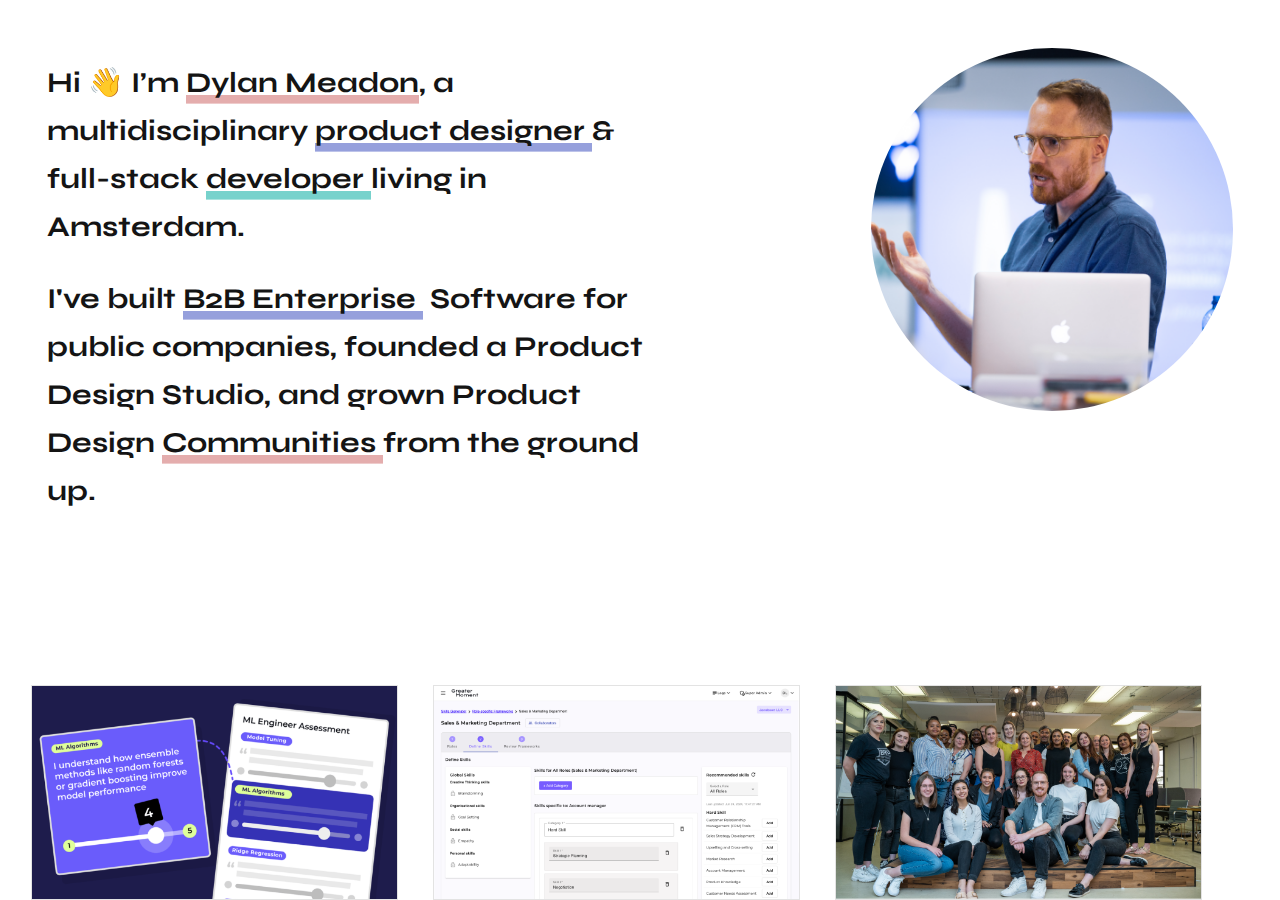
<file: index.html>
<!DOCTYPE html><html><head><meta charset="utf-8"><title>Dylan Meadon - Product Designer & Developer | Amsterdam</title><link href="/favicon.ico" rel="icon" type="image/x-icon"><link href="/apple-touch-icon.png" rel="apple-touch-icon" sizes="180x180"><link href="/favicon-32x32.png" rel="icon" sizes="32x32" type="image/png"><link href="/favicon-16x16.png" rel="icon" sizes="16x16" type="image/png"><style>body {
      background: #ffdecf;
      padding-top: 9999px;
    }</style></head><body><div class="wrapper"><div class="container"><div class="bio__text-container"><h1>Hi 👋 I’m <span class="underline trigger js-pink"><a>Dylan Meadon</a><img alt="Dylan Meadon's Face" src="img/dylan-meadon-illustration.png" width="150" class="media animated face tada" height="210"></span>, a multidisciplinary <span class="underline trigger js-purple"><a href="./design-process.html">product designer</a>&nbsp; <img alt="UX Consultant" src="img/ux2.gif" width="480" class="media ux" height="428"></span>&amp; full-stack <span class="underline trigger js-blue"><a href="https://github.com/dylanmeadon">developer</a>&nbsp; <img alt="Front-End Development" src="img/front-end-development.gif" width="640" class="media" height="432"></span>living in Amsterdam.</h1><h2>I've built <span class="underline js-purple js-bakery"><a href="https://greatermoment.com/?utm_source=dylanmeadon&utm_medium=h1" target="_blank">B2B Enterprise</a>&nbsp;</span> Software for public companies, founded a Product Design Studio, and grown Product Design <span class="underline trigger js-pink"><a href="/community.html">Communities</a>&nbsp; <img alt="Studio" src="img/events.gif" width="480" class="media sic" height="320"> </span>from the ground up.</h2></div><!-- / Bio Text Container --><div class="profile__picture-container"><img alt="Dylan Meadon - Product Designer and Developer" src="img/dylan-meadon.png"></div><div class="clear"></div><div class="content-area mt-l"><div class="col-4"><img alt="Business" src="img/business.png" width="100%"><h5>Business & Product</h5><h3>I co-founded <a href="https://www.greatermoment.com/">Greater Moment</a>, a B2B SaaS solution to help organisations define, measure and grow skills within the company. My role is Head of Design & Engineering.</h3></div><div class="col-4"><img alt="Business" src="img/product.png" width="100%"><h5>Product Design</h5><h3>As Managing Director & Design lead at product design studio Bakery Digital, I was responisible for day-to-day operations & ensuring design projects met the highest standards for our customers.</h3></div><div class="col-4"><img alt="Business" src="img/community.png" width="100%"><h5>Design Communities</h5><h3>Through Bakery Digital, I built up a <a href="./community.html">community of aspiring product designers</a> in South Africa. This community connected professionals, facilitated knowledge sharing, and supported the growth of the design industry.</h3></div></div><div class="content-area"><div class="col-4"><img alt="Business" src="img/engineering.png" width="100%"><h5>Engineering</h5><h3>I have experience in building MEAN Stack applications, including designing and building a compliant enterprise-ready web application leveraging modern APIs like ChatGPT & LangChain. My engineering skills compliment by approach to Product Design. <a href="https://github.com/dylanmeadon">Link to Github</a>.</h3></div><div class="col-4"></div></div><div class="content-area"><div class="col-4"></div><div class="col-4" style="text-align: center;">Copyright @ 2024</div><div class="col-4"></div></div></div><!-- / container --><div class="falling"><div></div><div></div><div></div><div></div><div></div><div></div><div></div><div></div><div></div><div></div><div></div><div></div><div></div><div></div><div></div><div></div><div></div><div></div><div></div><div></div><div></div><div></div><div></div><div></div><div></div><div></div><div></div><div></div></div><!-- / Falling --></div><!-- / Wrapper --><noscript id="deferred-styles"><link href="https://fonts.googleapis.com/css2?family=Syne:wght@400..800&display=swap" rel="stylesheet"><link href="css/style.css" rel="stylesheet"></noscript><script>var loadDeferredStyles = function () {
      var addStylesNode = document.getElementById("deferred-styles");
      var replacement = document.createElement("div");
      replacement.innerHTML = addStylesNode.textContent;
      document.body.appendChild(replacement)
      addStylesNode.parentElement.removeChild(addStylesNode);
    };
    var raf = window.requestAnimationFrame || window.mozRequestAnimationFrame ||
      window.webkitRequestAnimationFrame || window.msRequestAnimationFrame;
    if (raf) raf(function () { window.setTimeout(loadDeferredStyles, 0); });
    else window.addEventListener('load', loadDeferredStyles);</script><script src="js/script.js"></script></body></html>
</file>
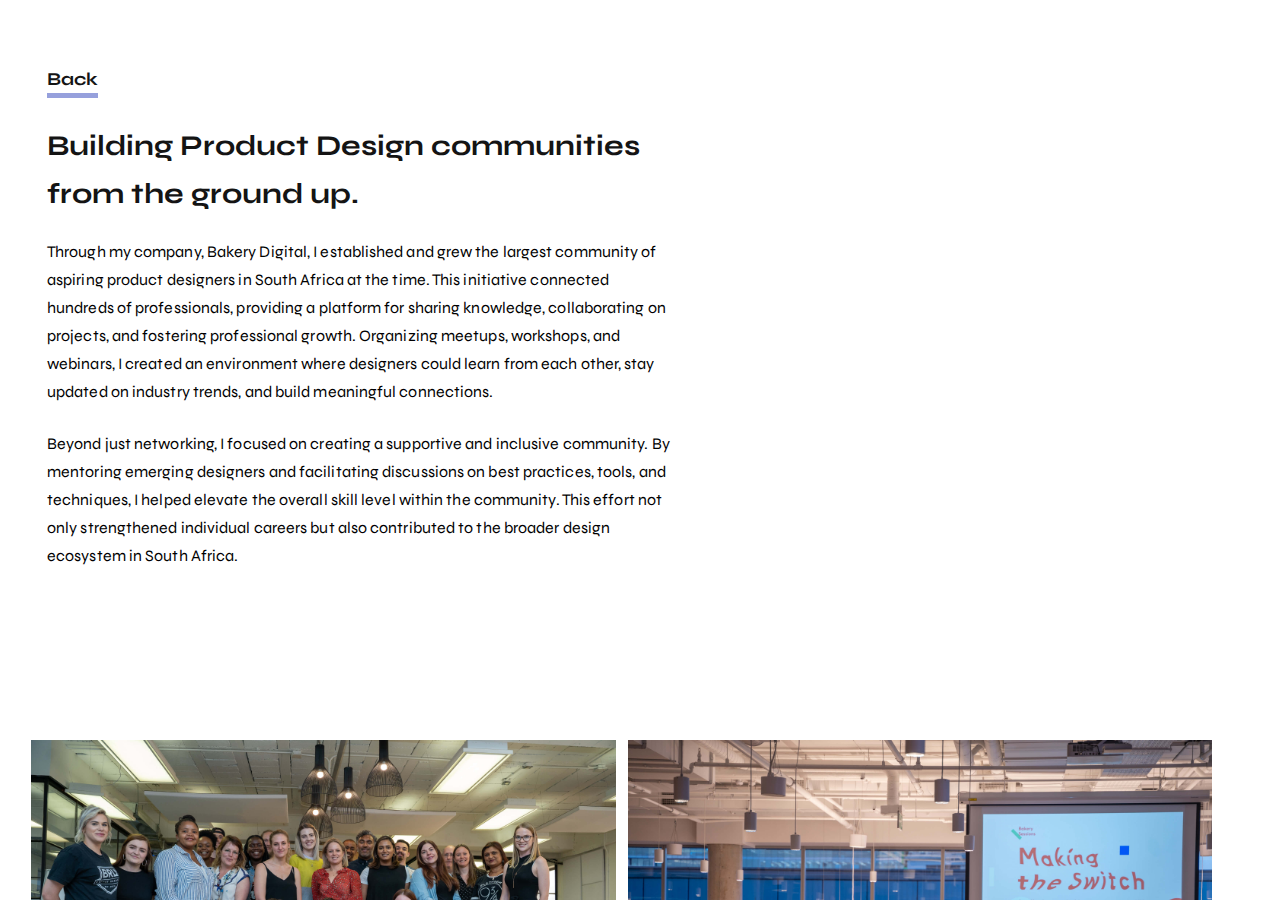
<file: community.html>
<!DOCTYPE html><html><head><meta charset="utf-8"><title>Dylan Meadon - Community</title><link href="/favicon.ico" rel="icon" type="image/x-icon"><link href="/apple-touch-icon.png" rel="apple-touch-icon" sizes="180x180"><link href="/favicon-32x32.png" rel="icon" sizes="32x32" type="image/png"><link href="/favicon-16x16.png" rel="icon" sizes="16x16" type="image/png"><style>body {
      background: #ffdecf;
      padding-top: 9999px;
    }</style></head><body><div class="wrapper"><div class="container"><div class="bio__text-container"><h2 style="font-size: 18px;"><span class="js-purple underline"><a href="./">Back</a></span></h2><h1>Building Product Design communities from the ground up.</h1><h3>Through my company, Bakery Digital, I established and grew the largest community of aspiring product designers in South Africa at the time. This initiative connected hundreds of professionals, providing a platform for sharing knowledge, collaborating on projects, and fostering professional growth. Organizing meetups, workshops, and webinars, I created an environment where designers could learn from each other, stay updated on industry trends, and build meaningful connections.</h3><h3>Beyond just networking, I focused on creating a supportive and inclusive community. By mentoring emerging designers and facilitating discussions on best practices, tools, and techniques, I helped elevate the overall skill level within the community. This effort not only strengthened individual careers but also contributed to the broader design ecosystem in South Africa.</h3></div><!-- / Bio Text Container --><div class="clear"></div><div class="content-area mt-l"><div class="col-6"><img alt="Community" src="img/community/community_12.jpg" width="100%"></div><div class="col-6"><img alt="Community" src="img/community/community_1.jpg" width="100%"></div><div class="col-6"><img alt="Community" src="img/community/community_2.jpg" width="100%"></div><div class="col-6"><img alt="Community" src="img/community/community_3.jpg" width="100%"></div><div class="col-6"><img alt="Community" src="img/community/community_4.jpg" width="100%"></div><div class="col-6"><img alt="Community" src="img/community/community_5.jpg" width="100%"></div><div class="col-6"><img alt="Community" src="img/community/community_6.jpg" width="100%"></div><div class="col-6"><img alt="Community" src="img/community/community_8.jpg" width="100%"></div><div class="col-6"><img alt="Community" src="img/community/community_9.jpg" width="100%"></div><div class="col-6"><img alt="Community" src="img/community/community_10.jpg" width="100%"></div><div class="col-6"><img alt="Community" src="img/community/community_11.jpg" width="100%"></div><div class="col-6"><img alt="Community" src="img/community/community_7.jpg" width="100%"></div></div><div class="content-area"><div class="col-4"></div><div class="col-4" style="text-align: center;">Copyright @ 2024</div><div class="col-4"></div></div></div><!-- / container --></div><!-- / Wrapper --><noscript id="deferred-styles"><link href="https://fonts.googleapis.com/css2?family=Syne:wght@400..800&display=swap" rel="stylesheet"><link href="css/style.css" rel="stylesheet"></noscript><script>var loadDeferredStyles = function () {
      var addStylesNode = document.getElementById("deferred-styles");
      var replacement = document.createElement("div");
      replacement.innerHTML = addStylesNode.textContent;
      document.body.appendChild(replacement)
      addStylesNode.parentElement.removeChild(addStylesNode);
    };
    var raf = window.requestAnimationFrame || window.mozRequestAnimationFrame ||
      window.webkitRequestAnimationFrame || window.msRequestAnimationFrame;
    if (raf) raf(function () { window.setTimeout(loadDeferredStyles, 0); });
    else window.addEventListener('load', loadDeferredStyles);</script><script src="js/script.js"></script></body></html>
</file>
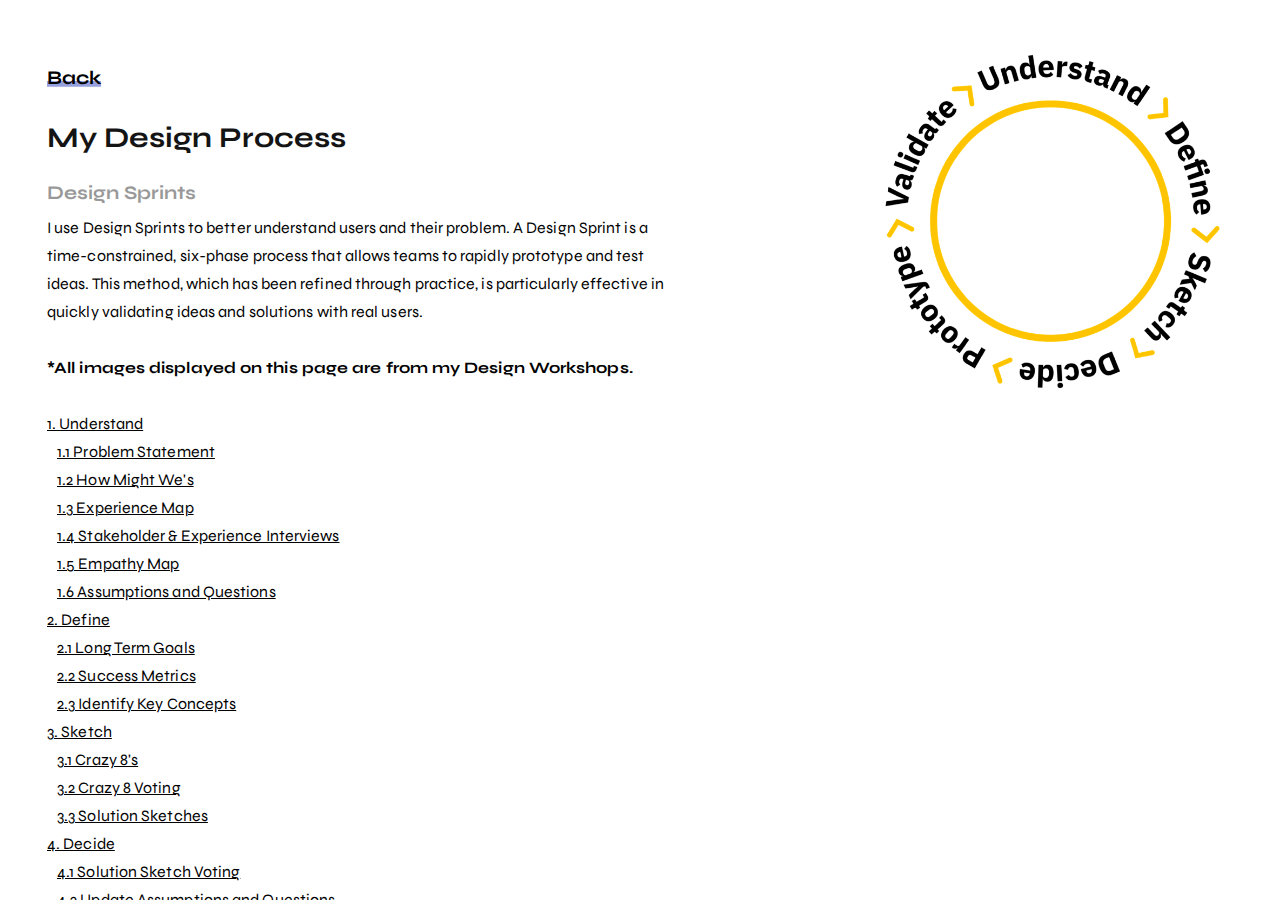
<file: design-process.html>
<!DOCTYPE html><html><head><meta charset="utf-8"><title>Dylan Meadon - Design Process</title><link href="/favicon.ico" rel="icon" type="image/x-icon"><link href="/apple-touch-icon.png" rel="apple-touch-icon" sizes="180x180"><link href="/favicon-32x32.png" rel="icon" sizes="32x32" type="image/png"><link href="/favicon-16x16.png" rel="icon" sizes="16x16" type="image/png"><style>body {
      background: #ffdecf;
      padding-top: 9999px;
    }</style></head><body><div class="wrapper"><div class="container"><div class="bio__text-container"><h4><span class="js-purple underline"><a href="./">Back</a></span></h4><h1>My Design Process</h1><h5>Design Sprints</h5><h3>I use Design Sprints to better understand users and their problem. A Design Sprint is a time-constrained, six-phase process that allows teams to rapidly prototype and test ideas. This method, which has been refined through practice, is particularly effective in quickly validating ideas and solutions with real users.<br><br><strong>*All images displayed on this page are from my Design Workshops.</strong><br><br><a href="#understand">1. Understand</a><br><a href="#understand1" style="padding-left: 10px;">1.1 Problem Statement</a><br><a href="#understand2" style="padding-left: 10px;">1.2 How Might We's</a><br><a href="#understand3" style="padding-left: 10px;">1.3 Experience Map</a><br><a href="#understand4" style="padding-left: 10px;">1.4 Stakeholder & Experience Interviews</a><br><a href="#understand5" style="padding-left: 10px;">1.5 Empathy Map</a><br><a href="#understand6" style="padding-left: 10px;">1.6 Assumptions and Questions</a><br><a href="#define">2. Define</a><br><a href="#define1" style="padding-left: 10px;">2.1 Long Term Goals</a><br><a href="#define2" style="padding-left: 10px;">2.2 Success Metrics</a><br><a href="#define3" style="padding-left: 10px;">2.3 Identify Key Concepts</a><br><a href="#sketch">3. Sketch</a><br><a href="#sketch1" style="padding-left: 10px;">3.1 Crazy 8's</a><br><a href="#sketch2" style="padding-left: 10px;">3.2 Crazy 8 Voting</a><br><a href="#sketch3" style="padding-left: 10px;">3.3 Solution Sketches</a><br><a href="#decide">4. Decide</a><br><a href="#decide1" style="padding-left: 10px;">4.1 Solution Sketch Voting</a><br><a href="#decide2" style="padding-left: 10px;">4.2 Update Assumptions and Questions</a><br><a href="#sketch">5. Prototype</a><br><a href="#sketch1" style="padding-left: 10px;">5.1 Storyboard</a><br><a href="#sketch2" style="padding-left: 10px;">5.2 Wireframes</a><br><a href="#sketch3" style="padding-left: 10px;">5.3 Paper Prototype</a><br><a href="#sketch4" style="padding-left: 10px;">5.4 Clickable Prototype</a><br><a href="#validate">6. Validate</a><br><a href="#validate1" style="padding-left: 10px;">6.1 User Testing</a><br><a href="#validate2" style="padding-left: 10px;">6.2 Stakeholder Review</a><br><a href="#validate3" style="padding-left: 10px;">6.3 Revisit your designs</a><br></h3></div><!-- / Bio Text Container --><div class="profile__picture-container"><img src="img/desgn-process/design_sprint.png" alt="Design Sprint - A framework for design"></div><div class="clear"></div><div class="content-area mt-l"><div class="col-12"><h1 id="understand">1. Understand (the problem)</h1><h5 id="understand1">1.1 Problem Statement</h5><h3>The problem statement is a concise description of the issue that the design sprint aims to address. It serves as a guiding light for the entire process, ensuring that everyone on the team is aligned with the core challenge. Crafting a clear problem statement involves synthesizing insights from initial research and defining the scope of the problem. It sets the foundation for focused and purposeful design efforts.</h3><div class="col-6"><img src="img/desgn-process/problem_statement_1.png" width="100%"></div><div class="col-6"><img src="img/desgn-process/problem_statement_3.png" width="100%"></div><div class="clear"></div><h5 id="understand2">1.2 How Might We's</h5><h3>The "How Might We" (HMW) approach reframes challenges into opportunities by transforming problems into open-ended questions. For example, instead of stating "Users are frustrated with the checkout process," we might ask, "How might we make the checkout process more enjoyable for users?" This method fosters a positive, solution-oriented mindset and encourages the team to think creatively about potential improvements.</h3><div class="col-6"><img src="img/desgn-process/how_might_we_1.png" width="100%"></div><div class="col-6"><img src="img/desgn-process/how_might_we_6.png" width="100%"></div><div class="clear"></div><div class="col-6"><img src="img/desgn-process/how_might_we_4.png" width="100%"></div><div class="col-6"><img src="img/desgn-process/how_might_we_5.png" width="100%"></div><div class="clear"></div><div class="col-6"><img src="img/desgn-process/how_might_we_3.png" width="100%"></div><div class="clear"></div><h5 id="understand3">1.3 Experience Map</h5><h3>An experience map visualizes the user's journey through the product or service, highlighting interactions, emotions, and pain points. By creating an experience map, the team can identify critical moments that impact the user's experience. This holistic view helps in understanding the context of the problem and uncovering areas that require design interventions.</h3><div class="col-6"><img src="img/desgn-process/experience_map_1.png" width="100%"></div><div class="clear"></div><h5 id="understand4">1.4 Stakeholder & Experience Interviews</h5><h3>Conducting interviews with stakeholders and users provides firsthand insights into the problem. Stakeholders offer perspectives on business goals, constraints, and success criteria, while users share their experiences, needs, and frustrations. These interviews help in building a comprehensive understanding of the problem from multiple angles and ensure that the design solutions are grounded in real-world contexts.</h3><div class="clear"></div><h5 id="understand5">1.5 Empathy Map</h5><h3>An empathy map captures what users think, feel, say, and do, creating a nuanced understanding of their experiences. This tool helps the team to empathize with users, uncovering underlying motivations and emotional drivers. By visualizing user emotions and behaviors, empathy maps guide the design process to address not just functional needs but also emotional and psychological aspects of the user experience.</h3><div class="col-6"><img src="img/desgn-process/empathy_map_1.png" width="100%"></div><div class="col-6"><img src="img/desgn-process/empathy_map_2.png" width="100%"></div><div class="clear"></div><h5 id="understand6">1.6 Assumptions and Questions</h5><h3>Listing assumptions and questions helps the team identify gaps in knowledge and potential biases. Assumptions are beliefs held without evidence, and questioning them is crucial for validating the design direction. By documenting these assumptions and formulating questions, the team can prioritize areas for further research and ensure that the design process is driven by evidence rather than speculation.</h3><div class="col-6"><img src="img/desgn-process/assumptions_1.png" width="100%"></div><div class="clear"></div><h1 id="define">2. Define (the outcome)</h1><h5 id="define1">2.1 Long Term Goals</h5><h3>Establishing long-term goals provides a strategic vision for what the team aims to achieve through the design sprint and beyond. These goals should be ambitious yet attainable, aligning with both user needs and business objectives. By setting clear long-term goals, the team ensures that their efforts are focused on creating lasting impact and guiding future development. This clarity helps in maintaining alignment and motivation throughout the sprint.</h3><div class="clear"></div><h5 id="define2">2.2 Success Metrics</h5><h3>Success metrics are quantifiable measures that indicate whether the design solutions meet the defined goals. These metrics can include user engagement rates, task completion times, user satisfaction scores, and other relevant data points. Defining success metrics early in the process provides a benchmark for evaluating the effectiveness of the solutions. It ensures that the team can objectively assess the outcomes and iterate based on data-driven insights.</h3><div class="col-6"><img src="img/desgn-process/ux_metrics.png" width="100%"></div><div class="clear"></div><h5 id="define3">2.3 Identify Key Concepts</h5><h3>Identifying key concepts involves synthesizing insights gathered during the "Understand" phase to uncover emerging patterns and themes. This task helps the team recognize recurring issues, user needs, and potential opportunities. By distilling these key concepts, the team can create a focused and cohesive design direction. This step ensures that the design efforts are not fragmented but instead are grounded in a deep understanding of the problem space.</h3><div class="clear"></div><h1 id="sketch">3. Sketch (your ideas)</h1><h5 id="sketch1">3.1 Crazy 8's</h5><h3>The Crazy 8 exercise is a rapid ideation technique designed to push the team beyond their initial ideas and explore a broad range of possibilities. Each participant folds a sheet of paper into eight sections and sketches one idea per section in eight minutes. This time constraint encourages quick thinking and prevents overanalyzing. The goal is to generate a variety of concepts, some of which may be unconventional or unexpected, sparking innovative solutions.</h3><div class="col-6"><img src="img/desgn-process/crazy_8s_1.png" width="100%"></div><div class="col-6"><img src="img/desgn-process/crazy_8s_2.png" width="100%"></div><div class="clear"></div><div class="col-6"><img src="img/desgn-process/crazy_8s_3.png" width="100%"></div><div class="col-6"><img src="img/desgn-process/crazy_8s_4.png" width="100%"></div><div class="clear"></div><div class="col-6"><img src="img/desgn-process/crazy_8s_5.png" width="100%"></div><div class="clear"></div><h5 id="sketch2">3.2 Crazy 8 Voting</h5><h3>After the Crazy 8 exercise, the team reviews all the sketches and votes on the most promising ideas. Each participant uses dot stickers or another voting method to indicate their favorite concepts. This democratic process helps in identifying ideas with the most potential and ensures that all team members have a voice in the selection. It fosters a sense of ownership and collaboration, as the team collectively narrows down the options.</h3><div class="clear"></div><h5 id="sketch3">3.3 Solution Sketches</h5><h3>Building on the top-voted ideas from Crazy 8, participants create more detailed solution sketches. These sketches should clearly illustrate the concept, focusing on the user experience and key interactions. Each solution sketch provides a visual representation of how the idea would work in practice, making it easier to evaluate and compare. This step allows the team to dive deeper into the most promising ideas and refine them before making a final decision.</h3><div class="col-6"><img src="img/desgn-process/solution_sketch_1.png" width="100%"></div><div class="clear"></div><h1 id="decide">4. Decide (on a solution)</h1><h5 id="decide1">4.1 Solution Sketch Voting</h5><h3>In this step, the team reviews all the detailed solution sketches and votes on the best one(s). Each team member votes on the sketches they believe have the highest potential to solve the problem effectively. This structured decision-making process helps in prioritizing ideas that align with the defined goals and success metrics. The outcome is a clear, team-backed decision on which solution to prototype and test.</h3><div class="col-6"><img src="img/desgn-process/solution_sketch_voting.png" width="100%"></div><div class="clear"></div><h5 id="decide2">4.2 Update Assumptions and Questions</h5><h3>With a chosen solution in hand, the team revisits and updates their assumptions and questions. This ensures that any new insights or considerations from the sketching and voting process are integrated. Updating these assumptions and questions helps in preparing for the prototyping phase, as the team can focus on validating the most critical aspects of the solution. It also keeps the team aligned on what needs to be tested and why.</h3><div class="clear"></div><h1 id="prototype">5. Prototype (you solution)</h1><h5 id="prototype1">5.1 Storyboard</h5><h3>The storyboard is a detailed, step-by-step plan that outlines how the prototype will function and what it will look like. It starts with identifying key moments and interactions that the prototype needs to convey. The team collaboratively sketches a sequence of frames that depict the user’s journey through the solution. This visual representation helps ensure that everyone is aligned on what will be built and provides a clear blueprint for the prototyping process. By mapping out the user experience, the storyboard helps in focusing on the most critical aspects that need to be tested.</h3><div class="clear"></div><h5 id="prototype2">5.2 Wireframes</h5><h3>Building on the insights from the paper prototype, the team creates wireframes to define the structure and layout of the solution. Wireframes are more detailed and digitally produced, offering a clearer view of the design’s functionality and navigation. They focus on the placement of elements, content hierarchy, and user interactions without getting into the finer details of visual design. Wireframes help in refining the design and ensuring that the prototype will provide a realistic user experience.</h3><div class="col-6"><img src="img/desgn-process/wireframes_1.png" width="100%"></div><div class="col-6"><img src="img/desgn-process/wireframes_2.png" width="100%"></div><div class="clear"></div><div class="col-6"><img src="img/desgn-process/wireframes_3.png" width="100%"></div><div class="col-6"><img src="img/desgn-process/wireframes_4.png" width="100%"></div><div class="clear"></div><div class="col-6"><img src="img/desgn-process/wireframes_5.png" width="100%"></div><div class="clear"></div><h5 id="prototype3">5.3 Paper Prototype</h5><h3>The paper prototype is a low-fidelity, quick, and cost-effective way to bring the storyboard to life. Using simple materials like paper and markers, the team creates basic versions of the screens and elements of the solution. This allows for rapid iteration and easy modifications based on immediate feedback. The paper prototype serves as an initial tangible representation of the idea, enabling the team to visualize and interact with the concept in a physical form before investing time in more detailed prototypes.</h3><div class="col-6"><img src="img/desgn-process/paper_prototype_1.png" width="100%"></div><div class="col-6"><img src="img/desgn-process/paper_prototype_2.png" width="100%"></div><div class="clear"></div><div class="col-6"><img src="img/desgn-process/paper_prototype_3.png" width="100%"></div><div class="col-6"><img src="img/desgn-process/paper_prototype_4.png" width="100%"></div><div class="clear"></div><h5 id="prototype4">5.4 Clickable Prototype</h5><h3>The clickable prototype is a high-fidelity version that simulates the user experience more closely. Using tools like Figma, the team creates an interactive prototype that users can click through. This prototype mimics the final product’s look and feel, allowing for realistic usability testing. It includes interactive elements, transitions, and user flows that provide a comprehensive understanding of how the solution will work in practice. The clickable prototype is essential for gathering meaningful feedback during the validation phase.</h3><div class="clear"></div><h1 id="validate">6. Validate (your idea)</h1><h5 id="validate1">6.1 User Testing</h5><h3>User testing is the core activity in the validation phase, where the prototype is tested with real users to gather feedback. This involves observing users as they interact with the prototype and asking them to complete specific tasks. The goal is to identify usability issues, understand user behavior, and gather qualitative insights into how well the solution meets user needs. User testing sessions are typically recorded and analyzed to pinpoint areas of improvement. This feedback is invaluable for iterating on the design and ensuring it aligns with user expectations.</h3><div class="clear"></div><h5 id="validate2">6.2 Stakeholder Review</h5><h3>After user testing, the prototype is reviewed with key stakeholders to gather their input and ensure that the solution aligns with business objectives and constraints. Stakeholders might include project sponsors, product managers, and other team members who have a vested interest in the project’s success. Their feedback provides a broader perspective, considering aspects like feasibility, market fit, and alignment with strategic goals. This review helps in balancing user needs with business requirements and refining the solution accordingly.</h3><div class="clear"></div><h5 id="validate3">6.3 Revisit your designs</h5><h3>Based on the feedback from user testing and stakeholder review, the team revisits and refines the design. This involves iterating on the prototype to address any identified issues, improve usability, and better meet user needs. The process of revisiting designs may include making changes to the user interface, adjusting functionalities, or even rethinking certain aspects of the solution. The goal is to iteratively improve the design, ensuring that the final product is user-centered, effective, and aligned with both user and business goals.</h3></div></div><div class="content-area"><div class="col-4"></div><div class="col-4" style="text-align: center;">Copyright @ 2024</div><div class="col-4"></div></div></div><!-- / container --></div><!-- / Wrapper --><noscript id="deferred-styles"><link href="https://fonts.googleapis.com/css2?family=Syne:wght@400..800&display=swap" rel="stylesheet"><link href="css/style.css" rel="stylesheet"></noscript><script>var loadDeferredStyles = function () {
      var addStylesNode = document.getElementById("deferred-styles");
      var replacement = document.createElement("div");
      replacement.innerHTML = addStylesNode.textContent;
      document.body.appendChild(replacement)
      addStylesNode.parentElement.removeChild(addStylesNode);
    };
    var raf = window.requestAnimationFrame || window.mozRequestAnimationFrame ||
      window.webkitRequestAnimationFrame || window.msRequestAnimationFrame;
    if (raf) raf(function () { window.setTimeout(loadDeferredStyles, 0); });
    else window.addEventListener('load', loadDeferredStyles);</script><script src="js/script.js"></script></body></html>
</file>
<file: css/style.css>
*{-webkit-tap-highlight-color:rgba(255,255,255,0);-webkit-user-select:none;-webkit-overflow-scrolling:touch}body{background-color:#fff;font-family:Syne,sans-serif;font-optical-sizing:auto;margin:0;padding-top:0;font-size:10px;-webkit-text-size-adjust:none}::-moz-selection{background:rgba(0,0,0,.15)}::selection{background:rgba(0,0,0,.15)}.clear{clear:both;height:20px;width:100%}.mt-l{margin-top:2rem}h1,h2{font-size:8.4vmin;line-height:11.7vmin;font-weight:700;z-index:100;color:#141414}h1 span,h2 span{display:inline-block;position:relative}h1 span:hover,h2 span:hover{cursor:pointer;color:#fff;z-index:100}h3{margin:0;font-size:2.8rem;letter-spacing:.01vmin;line-height:5rem;font-weight:400;margin-bottom:1.5rem}h3 a{text-decoration:underline}h3 a:hover{color:#087088;text-decoration:underline}h4{font-size:3.2rem}h5{margin:10px 0;opacity:.4;font-size:5.3vmin;font-weight:700}a{color:inherit;text-decoration:none}.wrapper{background-color:#fff;bottom:0;left:0;position:absolute;overflow-x:hidden;overflow-y:auto;top:0;right:0;-webkit-transition:background-color .15s ease-in-out;transition:background-color .15s ease-in-out;padding-top:2rem}.container{max-width:1250px;display:block;margin:0 auto;position:relative}.mt-l{margin-top:6rem}.col-4{padding-bottom:2rem;padding-left:0;width:100%;float:none;display:block;text-align:center}.col-4 img{margin-bottom:15px;border:1px solid #e3e3e3}.col-4{padding-bottom:2rem;padding-left:0;width:100%;float:none;display:block;text-align:center}.bg-pink{background-color:#ffcfcf}.bg-pink h1,.bg-pink h2{color:#000}.bg-purple{background-color:#b0bcff}.bg-green{background-color:#87fff7}.bio__text-container{position:relative;-webkit-transform:none;-ms-transform:none;transform:none;z-index:100;padding:2rem}.profile__picture-container{position:relative;text-align:center;width:90%;margin:0 auto;z-index:10}.profile__picture-container img{width:100%}.profile__picture-container p{opacity:.4;font-size:2.4vmin;margin-bottom:10rem}.content-area{padding-top:30px;padding-bottom:30px;position:relative;padding-left:1rem;padding-right:1rem;z-index:1;clear:both}.underline{background-repeat:no-repeat;background-size:100% .3em;background-position:0 90%;-webkit-transition:background-size .15s ease-in-out;transition:background-size .15s ease-in-out}.underline.js-blue{background-image:linear-gradient(120deg,#77d2cc 0,#77d2cc 100%)}.underline.js-pink{background-image:linear-gradient(120deg,#e4adad 0,#e4adad 100%)}.underline.js-purple{background-image:linear-gradient(120deg,#96a0dc 0,#96a0dc 100%)}.underline:hover{background-size:100% 88%}.underline:hover.js-blue{color:#fff}.underline-blue{background-image:linear-gradient(120deg,#77d2cc 0,#77d2cc 100%)}.underline-pink{background-image:linear-gradient(120deg,#e4adad 0,#e4adad 100%)}.underline-purple{background-image:linear-gradient(120deg,#96a0dc 0,#96a0dc 100%)}.media{display:block;visibility:hidden;opacity:0;position:absolute;top:-20px;left:-20px;z-index:-10;-webkit-animation-duration:1s;animation-duration:1s;-webkit-animation-fill-mode:both;animation-fill-mode:both}.media.face{-webkit-animation-name:tada;animation-name:tada;top:-70px;left:232px;z-index:10}.media.sic{top:-160px}.media.ux{top:-14px;left:-110px}.trigger a{position:relative}.trigger a:hover+.media{transition:visibility 0s,opacity .1s linear;-webkit-transition:visibility 0s,opacity .1s linear;opacity:1;visibility:visible;-webkit-animation-iteration-count:infinite;animation-iteration-count:infinite}.bottom{z-index:9;clear:both}.falling{position:absolute;top:0;left:0;right:0;bottom:0;text-align:center}.falling div{z-index:10;position:relative;display:none;width:335px;height:117px;margin:-280px 40px 54px -34px;background:url(../../../img/gm.png);background-size:cover;-webkit-animation:falling 3s infinite linear;animation:falling 3s infinite linear}.falling div:nth-child(5n+5){-webkit-animation-delay:1.3s;animation-delay:1.3s}.falling div:nth-child(3n+2){-webkit-animation-delay:1.5s;animation-delay:1.5s}.falling div:nth-child(2n+5){-webkit-animation-delay:1.7s;animation-delay:1.7s}.falling div:nth-child(3n+10){-webkit-animation-delay:2.7s;animation-delay:2.7s}.falling div:nth-child(7n+2){-webkit-animation-delay:3.5s;animation-delay:3.5s}.falling div:nth-child(4n+5){-webkit-animation-delay:5.5s;animation-delay:5.5s}.falling div:nth-child(3n+7){-webkit-animation-delay:8s;animation-delay:8s}.falling-aux{display:inline-block!important}@-webkit-keyframes falling{0%{width:335px;height:117px;opacity:1;-webkit-transform:translate(0,0) rotateZ(0);transform:translate(0,0) rotateZ(0)}75%{width:335px;height:117px;opacity:1;-webkit-transform:translate(100px,80vh) rotateZ(270deg);transform:translate(100px,80vh) rotateZ(270deg)}100%{width:335px;height:117px;opacity:0;-webkit-transform:translate(150px,100vh) rotateZ(360deg);transform:translate(150px,100vh) rotateZ(360deg)}}@keyframes falling{0%{width:335px;height:117px;opacity:1;-webkit-transform:translate(0,0) rotateZ(0);transform:translate(0,0) rotateZ(0)}75%{width:335px;height:117px;opacity:1;-webkit-transform:translate(100px,80vh) rotateZ(270deg);transform:translate(100px,80vh) rotateZ(270deg)}100%{width:335px;height:117px;opacity:0;-webkit-transform:translate(150px,100vh) rotateZ(360deg);transform:translate(150px,100vh) rotateZ(360deg)}}@-webkit-keyframes tada{0%{-webkit-transform:scale3d(1,1,1);transform:scale3d(1,1,1)}10%,20%{-webkit-transform:scale3d(.9,.9,.9) rotate3d(0,0,1,-3deg);transform:scale3d(.9,.9,.9) rotate3d(0,0,1,-3deg)}30%,50%,70%,90%{-webkit-transform:scale3d(1.1,1.1,1.1) rotate3d(0,0,1,3deg);transform:scale3d(1.1,1.1,1.1) rotate3d(0,0,1,3deg)}40%,60%,80%{-webkit-transform:scale3d(1.1,1.1,1.1) rotate3d(0,0,1,-3deg);transform:scale3d(1.1,1.1,1.1) rotate3d(0,0,1,-3deg)}100%{-webkit-transform:scale3d(1,1,1);transform:scale3d(1,1,1)}}@keyframes tada{0%{-webkit-transform:scale3d(1,1,1);-ms-transform:scale3d(1,1,1);transform:scale3d(1,1,1)}10%,20%{-webkit-transform:scale3d(.9,.9,.9) rotate3d(0,0,1,-3deg);-ms-transform:scale3d(.9,.9,.9) rotate3d(0,0,1,-3deg);transform:scale3d(.9,.9,.9) rotate3d(0,0,1,-3deg)}30%,50%,70%,90%{-webkit-transform:scale3d(1.1,1.1,1.1) rotate3d(0,0,1,3deg);-ms-transform:scale3d(1.1,1.1,1.1) rotate3d(0,0,1,3deg);transform:scale3d(1.1,1.1,1.1) rotate3d(0,0,1,3deg)}40%,60%,80%{-webkit-transform:scale3d(1.1,1.1,1.1) rotate3d(0,0,1,-3deg);-ms-transform:scale3d(1.1,1.1,1.1) rotate3d(0,0,1,-3deg);transform:scale3d(1.1,1.1,1.1) rotate3d(0,0,1,-3deg)}100%{-webkit-transform:scale3d(1,1,1);-ms-transform:scale3d(1,1,1);transform:scale3d(1,1,1)}}@media (min-width:992px){*{-webkit-user-select:auto}h3{margin-top:0;line-height:1.75rem;font-size:1rem}h4{font-size:1.2rem}h5{font-size:1.2rem}.col-4{width:30%;padding-right:3%;float:left;display:block;text-align:left}.col-6{width:48%;padding-right:1%;float:left;display:block;text-align:left}.col-6 img{margin-bottom:10px}.bottom{top:1rem;left:4rem;position:relative;right:4rem}.wrapper{padding-top:2.5rem;padding-bottom:2.5rem}.profile__picture-container{width:80%}.profile__picture-container img{border-radius:100%;width:100%}.profile__picture-container p{position:absolute;bottom:22%;right:9%;margin-bottom:1rem}.cursor{top:-10px;left:-10px;position:absolute;border-radius:50%;-webkit-transform:translateX(-50%) translateY(-50%);-ms-transform:translateX(-50%) translateY(-50%);transform:translateX(-50%) translateY(-50%)}.cursor:nth-child(1){background-color:#3a26fd;z-index:99999;height:20px;width:20px}.cursor:nth-child(2){background-color:#fff;z-index:10000;height:19px;width:19px}h1,h2{font-size:1.8rem;line-height:3rem}.bio__text-container{left:2rem;max-width:625px;width:71%;padding:0;float:left}.profile__picture-container{float:right;right:2rem;top:.5rem;width:29%;max-width:600px}.profile__picture-container p{font-size:.9em;color:#aaa}.profile__picture-container p a{text-decoration:underline}.profile__picture-container p a:hover{color:#143cf3;text-decoration:underline}}@media (min-width:1290px){.wrapper{padding-top:5rem}h1,h2{font-size:1.8rem;line-height:2.7rem}.bio__text-container{max-width:700px;left:0}}@media (min-width:1600px){.wrapper{padding-top:10rem}}
</file>
